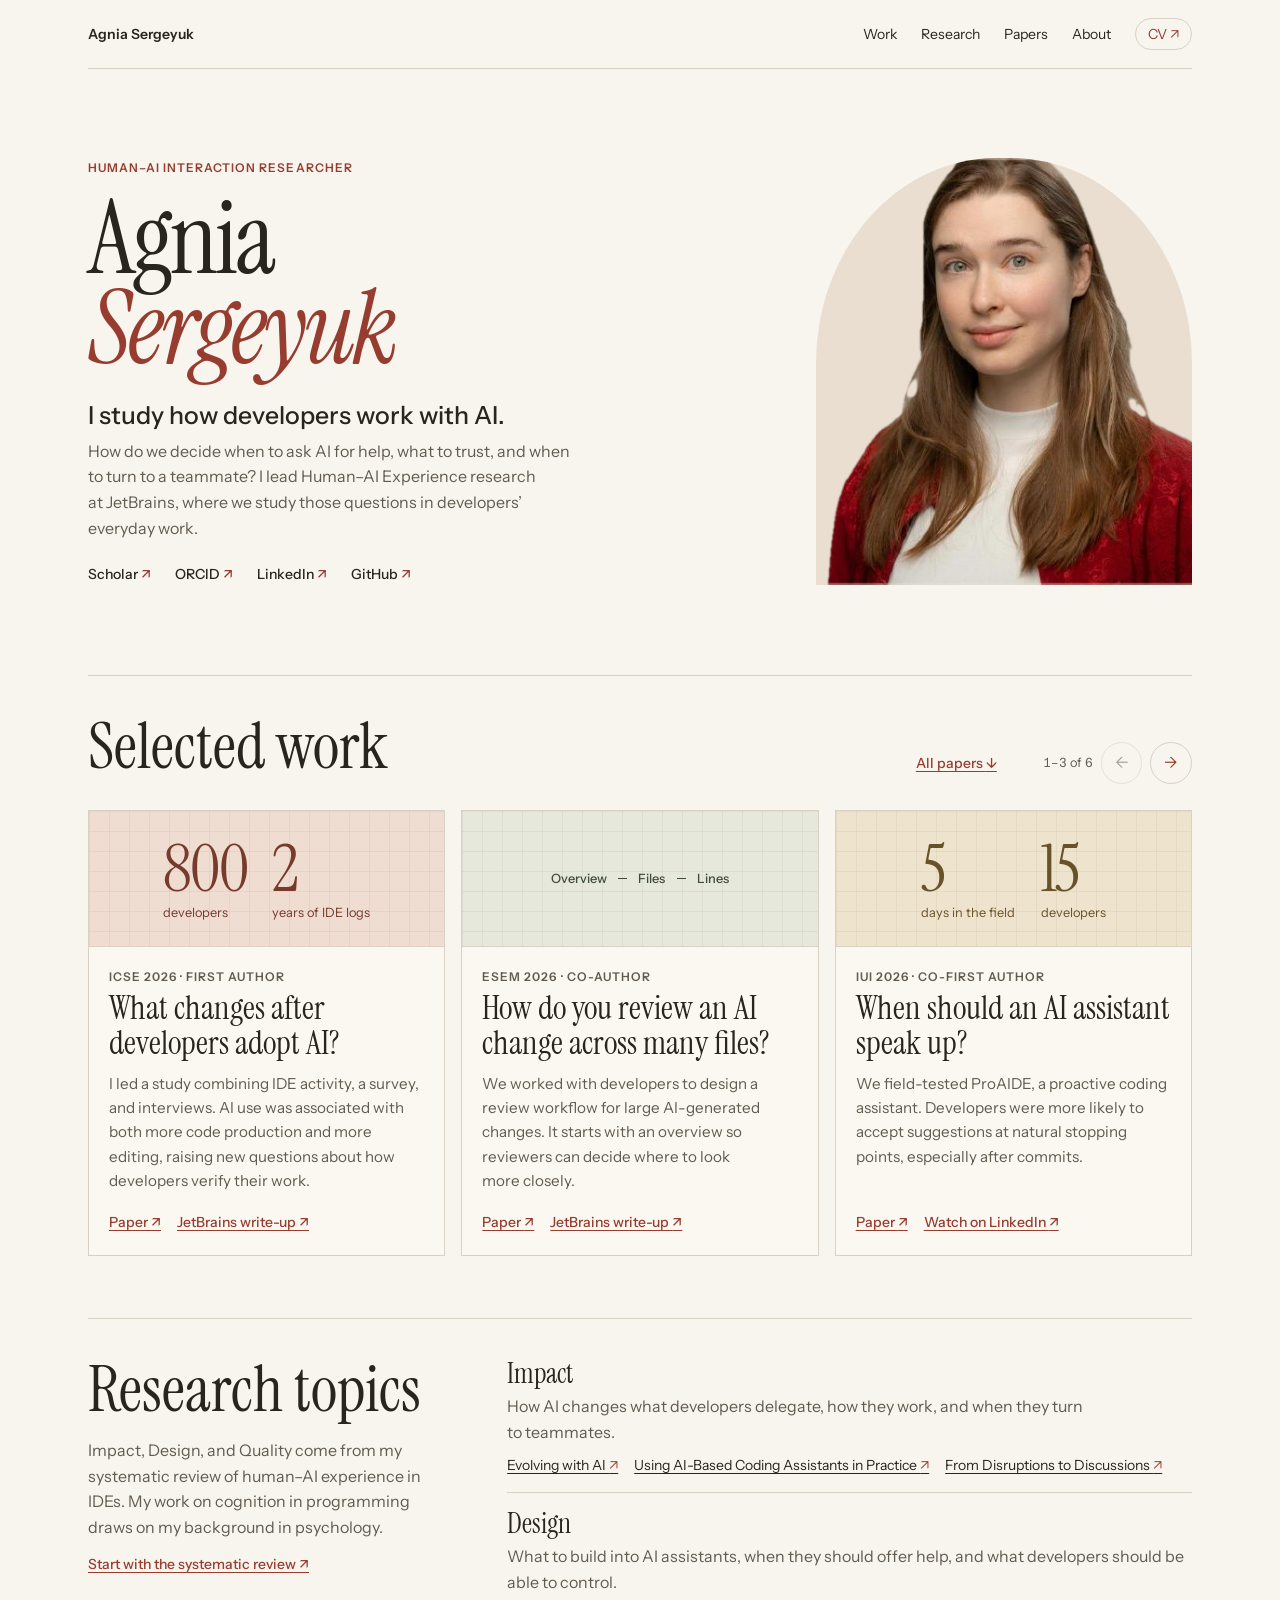
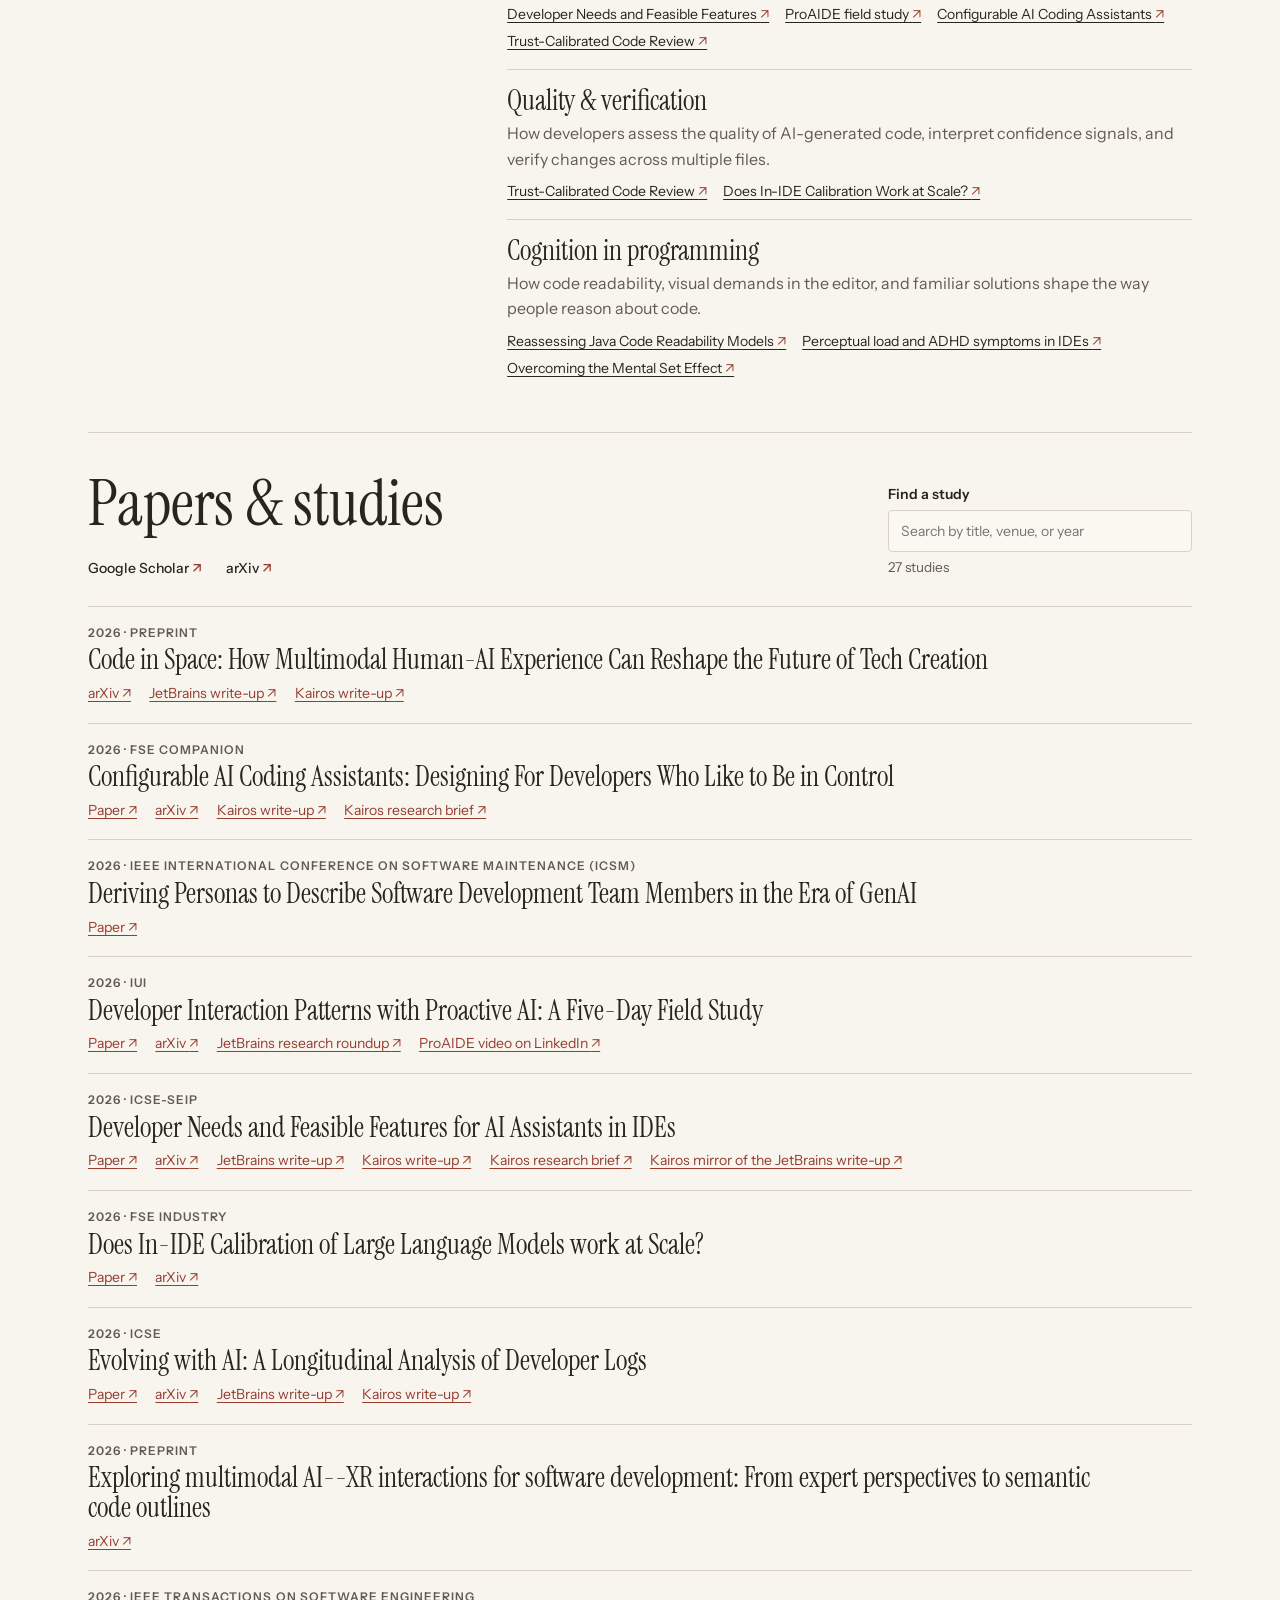
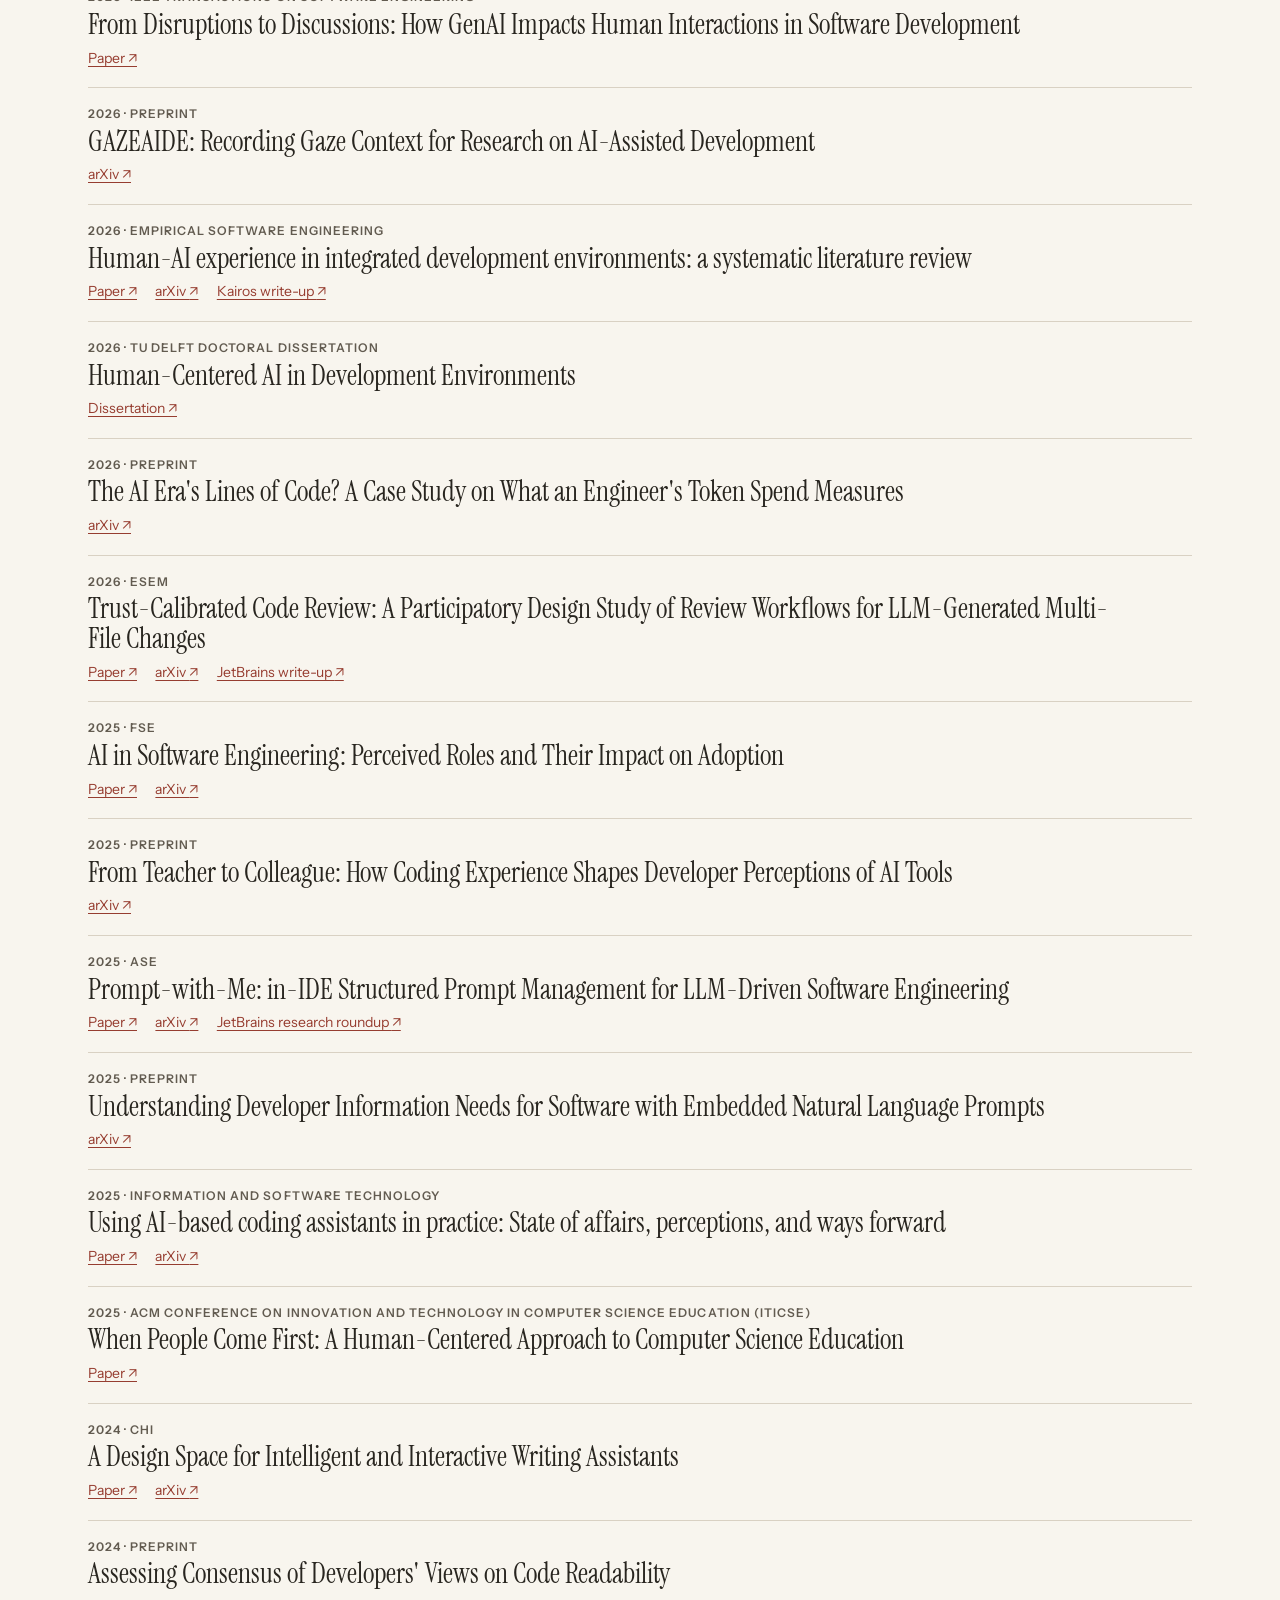
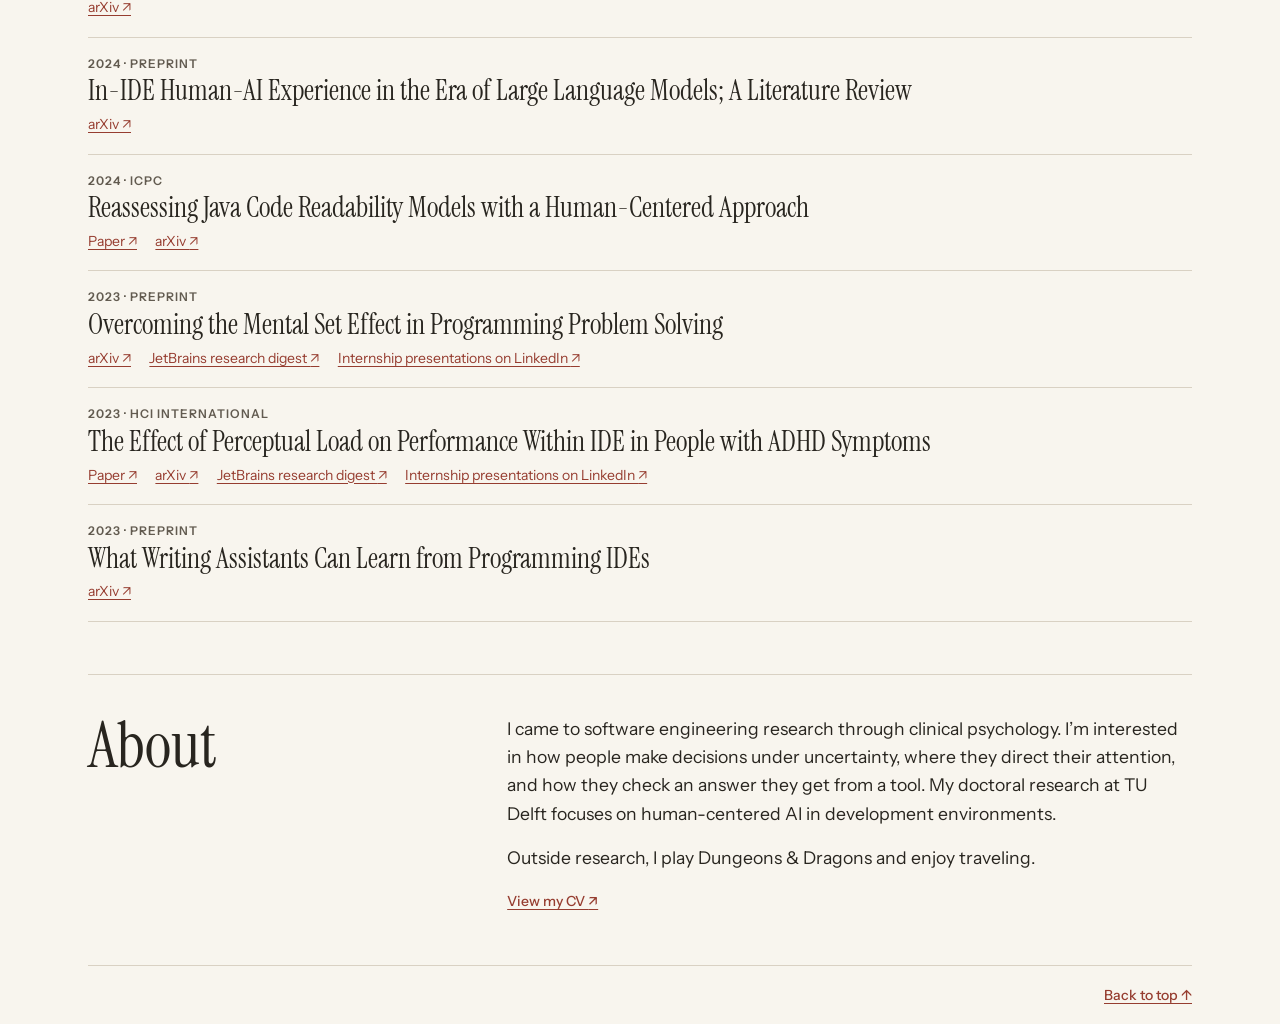
<file: index.html>
<!doctype html>
<html lang="en">
  <head>
    <meta charset="utf-8">
    <meta name="viewport" content="width=device-width, initial-scale=1">
    <meta name="description" content="Agnia Sergeyuk studies how developers write, review, and collaborate on code with AI.">
    <title>Agnia Sergeyuk · Human–AI Interaction Research</title>
    <meta property="og:type" content="website">
    <meta property="og:url" content="https://hugnia.github.io/">
    <meta property="og:title" content="Agnia Sergeyuk · Human–AI Interaction Research">
    <meta property="og:description" content="I study how developers write, review, and collaborate on code with AI.">
    <meta property="og:image" content="https://hugnia.github.io/assets/share-card.png">
    <meta property="og:image:type" content="image/png">
    <meta property="og:image:width" content="1200">
    <meta property="og:image:height" content="630">
    <meta property="og:image:alt" content="Agnia Sergeyuk, human–AI interaction research, beside an abstract drawing with a clay-colored ring and looping lines.">
    <meta name="twitter:card" content="summary_large_image">
    <link rel="preconnect" href="https://fonts.googleapis.com">
    <link rel="preconnect" href="https://fonts.gstatic.com" crossorigin>
    <link href="https://fonts.googleapis.com/css2?family=Instrument+Sans:wght@400;500;600&amp;family=Instrument+Serif:ital@0;1&amp;display=swap" rel="stylesheet">
    <link rel="stylesheet" href="styles.css">
    <script src="publications.js" defer></script>
  </head>
  <body id="top">
    <a class="skip-link" href="#main">Skip to content</a>

    <header class="site-header shell">
      <a class="wordmark" href="index.html">Agnia Sergeyuk</a>
      <nav aria-label="Main navigation">
        <a href="#work">Work</a>
        <a href="#research">Research</a>
        <a href="#papers">Papers</a>
        <a href="#about">About</a>
        <a class="nav-cv" href="cv.html">CV <span aria-hidden="true">↗</span></a>
      </nav>
    </header>

    <main id="main" class="shell" tabindex="-1">
      <section class="hero" aria-labelledby="name">
        <div class="hero-copy">
          <p class="label role">Human–AI interaction researcher</p>
          <h1 id="name">Agnia <em>Sergeyuk</em></h1>
          <p class="intro">I study how developers work with AI.</p>
          <p class="hero-description">How do we decide when to ask AI for help, what to trust, and when to turn to a teammate? I lead Human–AI Experience research at JetBrains, where we study those questions in developers’ everyday work.</p>
          <ul class="profile-links" aria-label="Online profiles">
            <li><a href="https://scholar.google.com/citations?user=EHnCIIwAAAAJ&amp;hl=en">Scholar <span aria-hidden="true">↗</span></a></li>
            <li><a href="https://orcid.org/0009-0001-1495-9824" rel="me">ORCID <span aria-hidden="true">↗</span></a></li>
            <li><a href="https://www.linkedin.com/in/agnia-sergeyuk/">LinkedIn <span aria-hidden="true">↗</span></a></li>
            <li><a href="https://github.com/hugnia">GitHub <span aria-hidden="true">↗</span></a></li>
          </ul>
        </div>
        <div class="portrait">
          <img src="assets/agnia-sergeyuk-cutout.png" alt="Portrait of Agnia Sergeyuk" width="460" height="460">
        </div>
      </section>

      <section id="work" class="section" aria-labelledby="work-title">
        <div class="section-heading">
          <h2 id="work-title">Selected work</h2>
          <div class="work-navigation">
            <a class="text-link" href="#papers">All papers <span aria-hidden="true">↓</span></a>
            <div class="work-controls" hidden>
              <span class="work-position" role="status"></span>
              <button type="button" aria-label="Previous featured studies" aria-controls="featured-work" data-direction="-1"><span aria-hidden="true">←</span></button>
              <button type="button" aria-label="Next featured studies" aria-controls="featured-work" data-direction="1"><span aria-hidden="true">→</span></button>
            </div>
          </div>
        </div>

        <div id="featured-work" class="project-grid" role="group" aria-label="Featured studies" tabindex="0">
          <article class="project project-logs">
            <div class="project-cover">
              <div class="project-metric"><strong>800</strong><span>developers</span></div>
              <div class="project-metric"><strong>2</strong><span>years of IDE logs</span></div>
            </div>
            <div class="project-body">
              <p class="label">ICSE 2026 · First author</p>
              <h3>What changes after developers adopt AI?</h3>
              <p>I led a study combining IDE activity, a survey, and interviews. AI use was associated with both more code production and more editing, raising new questions about how developers verify their work.</p>
              <div class="project-links">
                <a class="text-link" href="https://doi.org/10.1145/3744916.3787811">Paper <span aria-hidden="true">↗</span></a>
                <a class="text-link" href="https://blog.jetbrains.com/research/2026/04/ai-impact-developer-workflows/">JetBrains write-up <span aria-hidden="true">↗</span></a>
              </div>
            </div>
          </article>

          <article class="project project-review">
            <div class="project-cover">
              <ol class="review-steps" aria-label="Proposed review sequence">
                <li>Overview</li>
                <li>Files</li>
                <li>Lines</li>
              </ol>
            </div>
            <div class="project-body">
              <p class="label">ESEM 2026 · Co-author</p>
              <h3>How do you review an AI change across many files?</h3>
              <p>We worked with developers to design a review workflow for large AI-generated changes. It starts with an overview so reviewers can decide where to look more closely.</p>
              <div class="project-links">
                <a class="text-link" href="https://doi.org/10.4230/LIPIcs.ESEM.2026.89">Paper <span aria-hidden="true">↗</span></a>
                <a class="text-link" href="https://blog.jetbrains.com/research/2026/10/review-ai-generated/">JetBrains write-up <span aria-hidden="true">↗</span></a>
              </div>
            </div>
          </article>

          <article class="project project-proactive">
            <div class="project-cover">
              <div class="project-metric"><strong>5</strong><span>days in the field</span></div>
              <div class="project-metric"><strong>15</strong><span>developers</span></div>
            </div>
            <div class="project-body">
              <p class="label">IUI 2026 · Co-first author</p>
              <h3>When should an AI assistant speak up?</h3>
              <p>We field-tested ProAIDE, a proactive coding assistant. Developers were more likely to accept suggestions at natural stopping points, especially after commits.</p>
              <div class="project-links">
                <a class="text-link" href="https://doi.org/10.1145/3742413.3789148">Paper <span aria-hidden="true">↗</span></a>
                <a class="text-link" href="https://lnkd.in/p/d2y2_BHq">Watch on LinkedIn <span aria-hidden="true">↗</span></a>
              </div>
            </div>
          </article>

          <article class="project project-needs">
            <div class="project-cover">
              <div class="project-metric"><strong>35</strong><span>developer interviews</span></div>
            </div>
            <div class="project-body">
              <p class="label">ICSE-SEIP 2026 · First author</p>
              <h3>What do developers want AI assistants to do?</h3>
              <p>We interviewed adopters, former users, and non-users, then ran a practitioner prediction market. Developers ranked proactive assistance higher than practitioners expected.</p>
              <div class="project-links">
                <a class="text-link" href="https://doi.org/10.1145/3786583.3786883">Paper <span aria-hidden="true">↗</span></a>
                <a class="text-link" href="https://kairos.jetbrains.com/research/articles/what-developers-want-and-what-gets-built">Kairos write-up <span aria-hidden="true">↗</span></a>
              </div>
            </div>
          </article>

          <article class="project project-survey">
            <div class="project-cover">
              <div class="project-metric"><strong>481</strong><span>programmers surveyed</span></div>
            </div>
            <div class="project-body">
              <p class="label">Information and Software Technology · Co-first author</p>
              <h3>Which coding tasks do developers hand over to AI?</h3>
              <p>Our survey showed where developers welcomed help, including writing tests and documentation, and where limited project context or trust made them hesitate.</p>
              <div class="project-links">
                <a class="text-link" href="https://doi.org/10.1016/j.infsof.2024.107610">Paper <span aria-hidden="true">↗</span></a>
              </div>
            </div>
          </article>

          <article class="project project-confidence">
            <div class="project-cover">
              <div class="project-metric"><strong>24M+</strong><span>IDE interactions analyzed</span></div>
            </div>
            <div class="project-body">
              <p class="label">FSE 2026 Industry Track · Co-author</p>
              <h3>When can developers trust AI confidence signals?</h3>
              <p>General confidence scores did not reliably predict acceptance. Personalization helped when enough user data was available, and developers preferred color-coded indicators in the editor.</p>
              <div class="project-links">
                <a class="text-link" href="https://doi.org/10.1145/3803437.3805234">Paper <span aria-hidden="true">↗</span></a>
              </div>
            </div>
          </article>
        </div>
      </section>

      <section id="research" class="section split-section" aria-labelledby="research-title">
        <div>
          <h2 id="research-title">Research topics</h2>
          <p class="research-intro">Impact, Design, and Quality come from my systematic review of human–AI experience in IDEs. My work on cognition in programming draws on my background in psychology.</p>
          <a class="text-link section-link" href="https://doi.org/10.1007/s10664-025-10793-0">Start with the systematic review <span aria-hidden="true">↗</span></a>
        </div>
        <ul class="topics">
          <li>
            <h3>Impact</h3>
            <p>How AI changes what developers delegate, how they work, and when they turn to teammates.</p>
            <ul class="topic-papers">
              <li><a href="https://doi.org/10.1145/3744916.3787811">Evolving with AI <span aria-hidden="true">↗</span></a></li>
              <li><a href="https://doi.org/10.1016/j.infsof.2024.107610">Using AI-Based Coding Assistants in Practice <span aria-hidden="true">↗</span></a></li>
              <li><a href="https://doi.org/10.1109/TSE.2026.3655626">From Disruptions to Discussions <span aria-hidden="true">↗</span></a></li>
            </ul>
          </li>
          <li>
            <h3>Design</h3>
            <p>What to build into AI assistants, when they should offer help, and what developers should be able to control.</p>
            <ul class="topic-papers">
              <li><a href="https://doi.org/10.1145/3786583.3786883">Developer Needs and Feasible Features <span aria-hidden="true">↗</span></a></li>
              <li><a href="https://doi.org/10.1145/3742413.3789148">ProAIDE field study <span aria-hidden="true">↗</span></a></li>
              <li><a href="https://doi.org/10.1145/3803437.3806709">Configurable AI Coding Assistants <span aria-hidden="true">↗</span></a></li>
              <li><a href="https://doi.org/10.4230/LIPIcs.ESEM.2026.89">Trust-Calibrated Code Review <span aria-hidden="true">↗</span></a></li>
            </ul>
          </li>
          <li>
            <h3>Quality &amp; verification</h3>
            <p>How developers assess the quality of AI-generated code, interpret confidence signals, and verify changes across multiple files.</p>
            <ul class="topic-papers">
              <li><a href="https://doi.org/10.4230/LIPIcs.ESEM.2026.89">Trust-Calibrated Code Review <span aria-hidden="true">↗</span></a></li>
              <li><a href="https://doi.org/10.1145/3803437.3805234">Does In-IDE Calibration Work at Scale? <span aria-hidden="true">↗</span></a></li>
            </ul>
          </li>
          <li>
            <h3>Cognition in programming</h3>
            <p>How code readability, visual demands in the editor, and familiar solutions shape the way people reason about code.</p>
            <ul class="topic-papers">
              <li><a href="https://doi.org/10.1145/3643916.3644435">Reassessing Java Code Readability Models <span aria-hidden="true">↗</span></a></li>
              <li><a href="https://doi.org/10.1007/978-3-031-35017-7_9">Perceptual load and ADHD symptoms in IDEs <span aria-hidden="true">↗</span></a></li>
              <li><a href="https://arxiv.org/abs/2307.06673">Overcoming the Mental Set Effect <span aria-hidden="true">↗</span></a></li>
            </ul>
          </li>
        </ul>
      </section>

      <section id="papers" class="section" aria-labelledby="papers-title">
        <div class="section-heading paper-heading">
          <div>
            <h2 id="papers-title">Papers &amp; studies</h2>
            <ul class="profile-links" aria-label="Publication sources">
              <li><a href="https://scholar.google.com/citations?user=EHnCIIwAAAAJ&amp;hl=en">Google Scholar <span aria-hidden="true">↗</span></a></li>
              <li><a href="https://arxiv.org/search/cs?searchtype=author&amp;query=Sergeyuk%2C+A">arXiv <span aria-hidden="true">↗</span></a></li>
            </ul>
          </div>
          <div class="study-search" hidden>
            <label for="study-query">Find a study</label>
            <input id="study-query" type="search" placeholder="Search by title, venue, or year" aria-controls="publication-list">
            <p id="study-count" role="status"></p>
          </div>
        </div>

        <ul id="publication-list" class="study-list">
          <!-- publications:start -->
          <li class="study">
            <p class="label">2026 · Preprint</p>
            <h3>Code in Space: How Multimodal Human-AI Experience Can Reshape the Future of Tech Creation</h3>
            <div class="study-links"><a href="https://arxiv.org/abs/2609.13167">arXiv <span aria-hidden="true">↗</span></a><a href="https://blog.jetbrains.com/research/2026/07/ai-and-xr-future/">JetBrains write-up <span aria-hidden="true">↗</span></a><a href="https://kairos.jetbrains.com/research/articles/code-in-space-ai-and-xr">Kairos write-up <span aria-hidden="true">↗</span></a></div>
          </li>
          <li class="study">
            <p class="label">2026 · FSE Companion</p>
            <h3>Configurable AI Coding Assistants: Designing For Developers Who Like to Be in Control</h3>
            <div class="study-links"><a href="https://doi.org/10.1145/3803437.3806709">Paper <span aria-hidden="true">↗</span></a><a href="https://arxiv.org/abs/2607.09215">arXiv <span aria-hidden="true">↗</span></a><a href="https://kairos.jetbrains.com/research/articles/the-control-board-developers-would-build">Kairos write-up <span aria-hidden="true">↗</span></a><a href="https://kairos.jetbrains.com/research/articles/configurable-ai-coding-assistants">Kairos research brief <span aria-hidden="true">↗</span></a></div>
          </li>
          <li class="study">
            <p class="label">2026 · IEEE International Conference on Software Maintenance (ICSM)</p>
            <h3>Deriving Personas to Describe Software Development Team Members in the Era of GenAI</h3>
            <div class="study-links"><a href="https://doi.org/10.1109/icsme67971.2026.00042">Paper <span aria-hidden="true">↗</span></a></div>
          </li>
          <li class="study">
            <p class="label">2026 · IUI</p>
            <h3>Developer Interaction Patterns with Proactive AI: A Five-Day Field Study</h3>
            <div class="study-links"><a href="https://doi.org/10.1145/3742413.3789148">Paper <span aria-hidden="true">↗</span></a><a href="https://arxiv.org/abs/2601.10253">arXiv <span aria-hidden="true">↗</span></a><a href="https://blog.jetbrains.com/research/2026/03/ai4se-in-2025/">JetBrains research roundup <span aria-hidden="true">↗</span></a><a href="https://lnkd.in/p/d2y2_BHq">ProAIDE video on LinkedIn <span aria-hidden="true">↗</span></a></div>
          </li>
          <li class="study">
            <p class="label">2026 · ICSE-SEIP</p>
            <h3>Developer Needs and Feasible Features for AI Assistants in IDEs</h3>
            <div class="study-links"><a href="https://doi.org/10.1145/3786583.3786883">Paper <span aria-hidden="true">↗</span></a><a href="https://arxiv.org/abs/2410.08676">arXiv <span aria-hidden="true">↗</span></a><a href="https://blog.jetbrains.com/research/2025/06/software-developers-on-ai/">JetBrains write-up <span aria-hidden="true">↗</span></a><a href="https://kairos.jetbrains.com/research/articles/what-developers-want-and-what-gets-built">Kairos write-up <span aria-hidden="true">↗</span></a><a href="https://kairos.jetbrains.com/research/articles/developer-needs-and-feasible-features">Kairos research brief <span aria-hidden="true">↗</span></a><a href="https://kairos.jetbrains.com/research/articles/software-developers-on-ai">Kairos mirror of the JetBrains write-up <span aria-hidden="true">↗</span></a></div>
          </li>
          <li class="study">
            <p class="label">2026 · FSE Industry</p>
            <h3>Does In-IDE Calibration of Large Language Models work at Scale?</h3>
            <div class="study-links"><a href="https://doi.org/10.1145/3803437.3805234">Paper <span aria-hidden="true">↗</span></a><a href="https://arxiv.org/abs/2510.22614">arXiv <span aria-hidden="true">↗</span></a></div>
          </li>
          <li class="study">
            <p class="label">2026 · ICSE</p>
            <h3>Evolving with AI: A Longitudinal Analysis of Developer Logs</h3>
            <div class="study-links"><a href="https://doi.org/10.1145/3744916.3787811">Paper <span aria-hidden="true">↗</span></a><a href="https://arxiv.org/abs/2601.10258">arXiv <span aria-hidden="true">↗</span></a><a href="https://blog.jetbrains.com/research/2026/04/ai-impact-developer-workflows/">JetBrains write-up <span aria-hidden="true">↗</span></a><a href="https://kairos.jetbrains.com/research/articles/understanding-ai-impact-on-developer-workflows">Kairos write-up <span aria-hidden="true">↗</span></a></div>
          </li>
          <li class="study">
            <p class="label">2026 · Preprint</p>
            <h3>Exploring multimodal AI--XR interactions for software development: From expert perspectives to semantic code outlines</h3>
            <div class="study-links"><a href="https://arxiv.org/abs/2611.24334">arXiv <span aria-hidden="true">↗</span></a></div>
          </li>
          <li class="study">
            <p class="label">2026 · IEEE Transactions on Software Engineering</p>
            <h3>From Disruptions to Discussions: How GenAI Impacts Human Interactions in Software Development</h3>
            <div class="study-links"><a href="https://doi.org/10.1109/tse.2026.3655626">Paper <span aria-hidden="true">↗</span></a></div>
          </li>
          <li class="study">
            <p class="label">2026 · Preprint</p>
            <h3>GAZEAIDE: Recording Gaze Context for Research on AI-Assisted Development</h3>
            <div class="study-links"><a href="https://arxiv.org/abs/2611.27614">arXiv <span aria-hidden="true">↗</span></a></div>
          </li>
          <li class="study">
            <p class="label">2026 · Empirical Software Engineering</p>
            <h3>Human-AI experience in integrated development environments: a systematic literature review</h3>
            <div class="study-links"><a href="https://doi.org/10.1007/s10664-025-10793-0">Paper <span aria-hidden="true">↗</span></a><a href="https://arxiv.org/abs/2503.06195">arXiv <span aria-hidden="true">↗</span></a><a href="https://kairos.jetbrains.com/research/articles/what-90-studies-say-about-ai-in-the-ide">Kairos write-up <span aria-hidden="true">↗</span></a></div>
          </li>
          <li class="study">
            <p class="label">2026 · TU Delft doctoral dissertation</p>
            <h3>Human-Centered AI in Development Environments</h3>
            <div class="study-links"><a href="https://doi.org/10.4233/uuid:b60ec43d-77d2-4e5d-be51-58c7ff9499b7">Dissertation <span aria-hidden="true">↗</span></a></div>
          </li>
          <li class="study">
            <p class="label">2026 · Preprint</p>
            <h3>The AI Era&#x27;s Lines of Code? A Case Study on What an Engineer&#x27;s Token Spend Measures</h3>
            <div class="study-links"><a href="https://arxiv.org/abs/2611.13396">arXiv <span aria-hidden="true">↗</span></a></div>
          </li>
          <li class="study">
            <p class="label">2026 · ESEM</p>
            <h3>Trust-Calibrated Code Review: A Participatory Design Study of Review Workflows for LLM-Generated Multi-File Changes</h3>
            <div class="study-links"><a href="https://doi.org/10.4230/lipics.esem.2026.89">Paper <span aria-hidden="true">↗</span></a><a href="https://arxiv.org/abs/2606.01969">arXiv <span aria-hidden="true">↗</span></a><a href="https://blog.jetbrains.com/research/2026/10/review-ai-generated/">JetBrains write-up <span aria-hidden="true">↗</span></a></div>
          </li>
          <li class="study">
            <p class="label">2025 · FSE</p>
            <h3>AI in Software Engineering: Perceived Roles and Their Impact on Adoption</h3>
            <div class="study-links"><a href="https://doi.org/10.1145/3696630.3730563">Paper <span aria-hidden="true">↗</span></a><a href="https://arxiv.org/abs/2504.20329">arXiv <span aria-hidden="true">↗</span></a></div>
          </li>
          <li class="study">
            <p class="label">2025 · Preprint</p>
            <h3>From Teacher to Colleague: How Coding Experience Shapes Developer Perceptions of AI Tools</h3>
            <div class="study-links"><a href="https://arxiv.org/abs/2504.13903">arXiv <span aria-hidden="true">↗</span></a></div>
          </li>
          <li class="study">
            <p class="label">2025 · ASE</p>
            <h3>Prompt-with-Me: in-IDE Structured Prompt Management for LLM-Driven Software Engineering</h3>
            <div class="study-links"><a href="https://doi.org/10.1109/ase63991.2025.00276">Paper <span aria-hidden="true">↗</span></a><a href="https://arxiv.org/abs/2509.17096">arXiv <span aria-hidden="true">↗</span></a><a href="https://blog.jetbrains.com/research/2026/03/ai4se-in-2025/">JetBrains research roundup <span aria-hidden="true">↗</span></a></div>
          </li>
          <li class="study">
            <p class="label">2025 · Preprint</p>
            <h3>Understanding Developer Information Needs for Software with Embedded Natural Language Prompts</h3>
            <div class="study-links"><a href="https://arxiv.org/abs/2507.17264">arXiv <span aria-hidden="true">↗</span></a></div>
          </li>
          <li class="study">
            <p class="label">2025 · Information and Software Technology</p>
            <h3>Using AI-based coding assistants in practice: State of affairs, perceptions, and ways forward</h3>
            <div class="study-links"><a href="https://doi.org/10.1016/j.infsof.2024.107610">Paper <span aria-hidden="true">↗</span></a><a href="https://arxiv.org/abs/2406.07765">arXiv <span aria-hidden="true">↗</span></a></div>
          </li>
          <li class="study">
            <p class="label">2025 · ACM Conference on Innovation and Technology in Computer Science Education (ITiCSE)</p>
            <h3>When People Come First: A Human-Centered Approach to Computer Science Education</h3>
            <div class="study-links"><a href="https://doi.org/10.1145/3724389.3730766">Paper <span aria-hidden="true">↗</span></a></div>
          </li>
          <li class="study">
            <p class="label">2024 · CHI</p>
            <h3>A Design Space for Intelligent and Interactive Writing Assistants</h3>
            <div class="study-links"><a href="https://doi.org/10.1145/3613904.3642697">Paper <span aria-hidden="true">↗</span></a><a href="https://arxiv.org/abs/2403.14117">arXiv <span aria-hidden="true">↗</span></a></div>
          </li>
          <li class="study">
            <p class="label">2024 · Preprint</p>
            <h3>Assessing Consensus of Developers&#x27; Views on Code Readability</h3>
            <div class="study-links"><a href="https://arxiv.org/abs/2407.03790">arXiv <span aria-hidden="true">↗</span></a></div>
          </li>
          <li class="study">
            <p class="label">2024 · Preprint</p>
            <h3>In-IDE Human-AI Experience in the Era of Large Language Models; A Literature Review</h3>
            <div class="study-links"><a href="https://arxiv.org/abs/2401.10739">arXiv <span aria-hidden="true">↗</span></a></div>
          </li>
          <li class="study">
            <p class="label">2024 · ICPC</p>
            <h3>Reassessing Java Code Readability Models with a Human-Centered Approach</h3>
            <div class="study-links"><a href="https://doi.org/10.1145/3643916.3644435">Paper <span aria-hidden="true">↗</span></a><a href="https://arxiv.org/abs/2401.14936">arXiv <span aria-hidden="true">↗</span></a></div>
          </li>
          <li class="study">
            <p class="label">2023 · Preprint</p>
            <h3>Overcoming the Mental Set Effect in Programming Problem Solving</h3>
            <div class="study-links"><a href="https://arxiv.org/abs/2307.06673">arXiv <span aria-hidden="true">↗</span></a><a href="https://blog.jetbrains.com/research/2023/10/jetbrains-research-digest-2023-volume-2/">JetBrains research digest <span aria-hidden="true">↗</span></a><a href="https://lnkd.in/p/dv8XqH7w">Internship presentations on LinkedIn <span aria-hidden="true">↗</span></a></div>
          </li>
          <li class="study">
            <p class="label">2023 · HCI International</p>
            <h3>The Effect of Perceptual Load on Performance Within IDE in People with ADHD Symptoms</h3>
            <div class="study-links"><a href="https://doi.org/10.1007/978-3-031-35017-7_9">Paper <span aria-hidden="true">↗</span></a><a href="https://arxiv.org/abs/2302.06376">arXiv <span aria-hidden="true">↗</span></a><a href="https://blog.jetbrains.com/research/2023/10/jetbrains-research-digest-2023-volume-2/">JetBrains research digest <span aria-hidden="true">↗</span></a><a href="https://lnkd.in/p/dv8XqH7w">Internship presentations on LinkedIn <span aria-hidden="true">↗</span></a></div>
          </li>
          <li class="study">
            <p class="label">2023 · Preprint</p>
            <h3>What Writing Assistants Can Learn from Programming IDEs</h3>
            <div class="study-links"><a href="https://arxiv.org/abs/2303.16175">arXiv <span aria-hidden="true">↗</span></a></div>
          </li>
          <!-- publications:end -->
        </ul>
      </section>

      <section id="about" class="section split-section" aria-labelledby="about-title">
        <h2 id="about-title">About</h2>
        <div class="prose">
          <p>I came to software engineering research through clinical psychology. I’m interested in how people make decisions under uncertainty, where they direct their attention, and how they check an answer they get from a tool. My doctoral research at TU Delft focuses on human-centered AI in development environments.</p>
          <p>Outside research, I play Dungeons &amp; Dragons and enjoy traveling.</p>
          <a class="text-link" href="cv.html">View my CV <span aria-hidden="true">↗</span></a>
        </div>
      </section>
    </main>

    <footer class="site-footer shell">
      <a class="text-link" href="#top">Back to top <span aria-hidden="true">↑</span></a>
    </footer>
  </body>
</html>
</file>
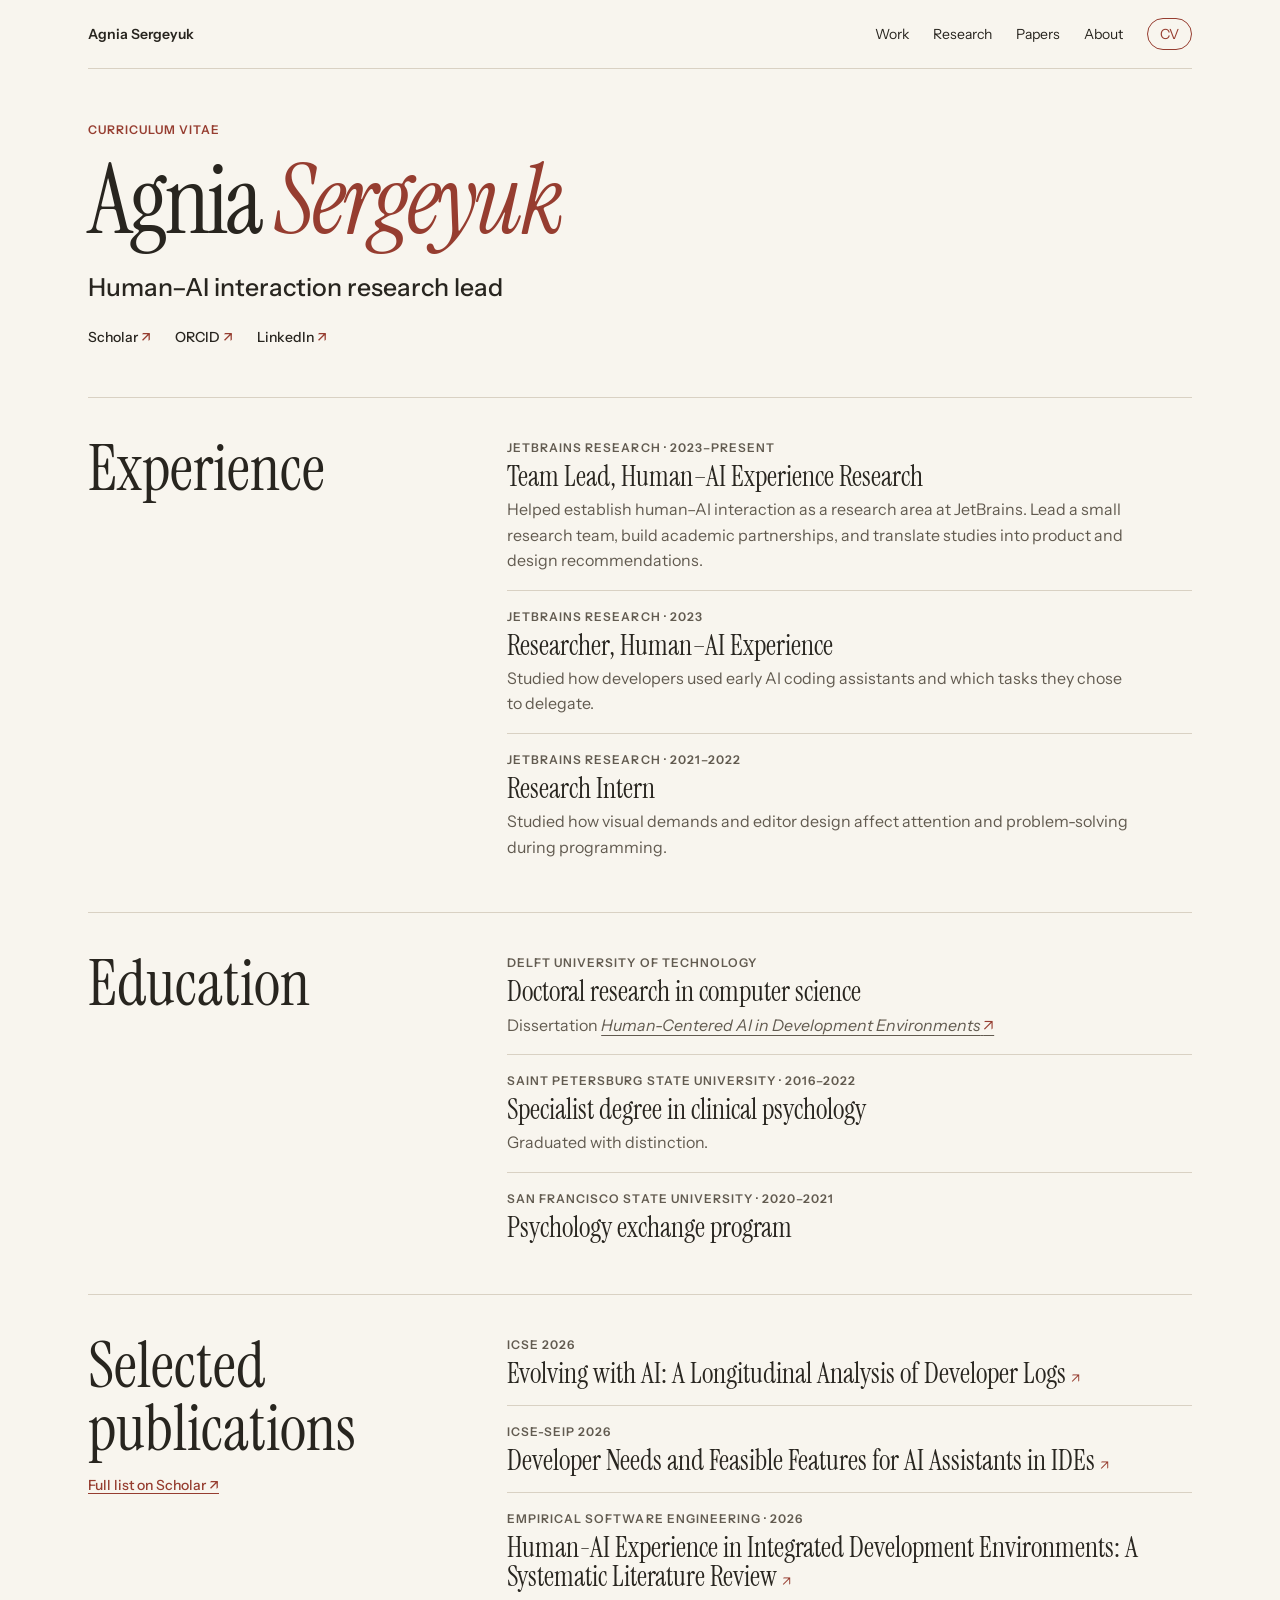
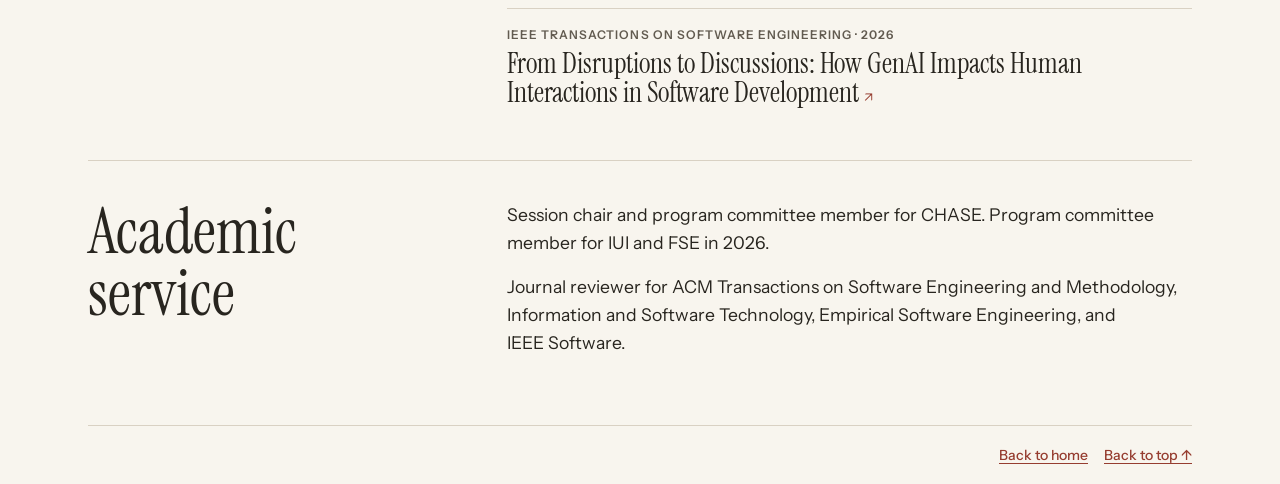
<file: cv.html>
<!doctype html>
<html lang="en">
  <head>
    <meta charset="utf-8">
    <meta name="viewport" content="width=device-width, initial-scale=1">
    <meta name="description" content="Research experience, education, and selected publications of Agnia Sergeyuk.">
    <title>CV · Agnia Sergeyuk</title>
    <link rel="preconnect" href="https://fonts.googleapis.com">
    <link rel="preconnect" href="https://fonts.gstatic.com" crossorigin>
    <link href="https://fonts.googleapis.com/css2?family=Instrument+Sans:wght@400;500;600&amp;family=Instrument+Serif:ital@0;1&amp;display=swap" rel="stylesheet">
    <link rel="stylesheet" href="styles.css">
  </head>
  <body id="top">
    <a class="skip-link" href="#main">Skip to content</a>

    <header class="site-header shell">
      <a class="wordmark" href="index.html">Agnia Sergeyuk</a>
      <nav aria-label="Main navigation">
        <a href="index.html#work">Work</a>
        <a href="index.html#research">Research</a>
        <a href="index.html#papers">Papers</a>
        <a href="index.html#about">About</a>
        <a class="nav-cv" href="cv.html" aria-current="page">CV</a>
      </nav>
    </header>

    <main id="main" class="shell" tabindex="-1">
      <header class="cv-intro">
        <p class="label role">Curriculum vitae</p>
        <h1>Agnia <em>Sergeyuk</em></h1>
        <p class="intro">Human–AI interaction research lead</p>
        <ul class="profile-links" aria-label="Online profiles">
          <li><a href="https://scholar.google.com/citations?user=EHnCIIwAAAAJ&amp;hl=en">Scholar <span aria-hidden="true">↗</span></a></li>
          <li><a href="https://orcid.org/0009-0001-1495-9824" rel="me">ORCID <span aria-hidden="true">↗</span></a></li>
          <li><a href="https://www.linkedin.com/in/agnia-sergeyuk/">LinkedIn <span aria-hidden="true">↗</span></a></li>
        </ul>
      </header>

      <section class="section split-section" aria-labelledby="experience-title">
        <h2 id="experience-title">Experience</h2>
        <ul class="cv-list">
          <li>
            <p class="label">JetBrains Research · 2023–present</p>
            <h3>Team Lead, Human–AI Experience Research</h3>
            <p>Helped establish human–AI interaction as a research area at JetBrains. Lead a small research team, build academic partnerships, and translate studies into product and design recommendations.</p>
          </li>
          <li>
            <p class="label">JetBrains Research · 2023</p>
            <h3>Researcher, Human–AI Experience</h3>
            <p>Studied how developers used early AI coding assistants and which tasks they chose to delegate.</p>
          </li>
          <li>
            <p class="label">JetBrains Research · 2021–2022</p>
            <h3>Research Intern</h3>
            <p>Studied how visual demands and editor design affect attention and problem-solving during programming.</p>
          </li>
        </ul>
      </section>

      <section class="section split-section" aria-labelledby="education-title">
        <h2 id="education-title">Education</h2>
        <ul class="cv-list">
          <li>
            <p class="label">Delft University of Technology</p>
            <h3>Doctoral research in computer science</h3>
            <p>Dissertation <a href="https://doi.org/10.4233/uuid:b60ec43d-77d2-4e5d-be51-58c7ff9499b7"><em>Human-Centered AI in Development Environments</em> <span aria-hidden="true">↗</span></a></p>
          </li>
          <li>
            <p class="label">Saint Petersburg State University · 2016–2022</p>
            <h3>Specialist degree in clinical psychology</h3>
            <p>Graduated with distinction.</p>
          </li>
          <li>
            <p class="label">San Francisco State University · 2020–2021</p>
            <h3>Psychology exchange program</h3>
          </li>
        </ul>
      </section>

      <section class="section split-section" aria-labelledby="publications-title">
        <div>
          <h2 id="publications-title">Selected publications</h2>
          <a class="text-link section-link" href="https://scholar.google.com/citations?user=EHnCIIwAAAAJ&amp;hl=en">Full list on Scholar <span aria-hidden="true">↗</span></a>
        </div>
        <ul class="cv-list">
          <li>
            <p class="label">ICSE 2026</p>
            <h3><a href="https://doi.org/10.1145/3744916.3787811">Evolving with AI: A Longitudinal Analysis of Developer Logs <span aria-hidden="true">↗</span></a></h3>
          </li>
          <li>
            <p class="label">ICSE-SEIP 2026</p>
            <h3><a href="https://doi.org/10.1145/3786583.3786883">Developer Needs and Feasible Features for AI Assistants in IDEs <span aria-hidden="true">↗</span></a></h3>
          </li>
          <li>
            <p class="label">Empirical Software Engineering · 2026</p>
            <h3><a href="https://doi.org/10.1007/s10664-025-10793-0">Human-AI Experience in Integrated Development Environments: A Systematic Literature Review <span aria-hidden="true">↗</span></a></h3>
          </li>
          <li>
            <p class="label">IEEE Transactions on Software Engineering · 2026</p>
            <h3><a href="https://doi.org/10.1109/TSE.2026.3655626">From Disruptions to Discussions: How GenAI Impacts Human Interactions in Software Development <span aria-hidden="true">↗</span></a></h3>
          </li>
        </ul>
      </section>

      <section class="section split-section" aria-labelledby="service-title">
        <h2 id="service-title">Academic service</h2>
        <div class="prose">
          <p>Session chair and program committee member for CHASE. Program committee member for IUI and FSE in 2026.</p>
          <p>Journal reviewer for ACM Transactions on Software Engineering and Methodology, Information and Software Technology, Empirical Software Engineering, and IEEE Software.</p>
        </div>
      </section>
    </main>

    <footer class="site-footer shell">
      <a class="text-link" href="index.html">Back to home</a>
      <a class="text-link" href="#top">Back to top <span aria-hidden="true">↑</span></a>
    </footer>
  </body>
</html>
</file>
<file: styles.css>
:root {
  color-scheme: light;
  --paper: #f8f5ee;
  --ink: #28251f;
  --muted: #625b50;
  --accent: #963d30;
  --rule: #d9d1c3;
  --serif: "Instrument Serif", Georgia, serif;
  --sans: "Instrument Sans", system-ui, sans-serif;
}

* {
  box-sizing: border-box;
}

body {
  margin: 0;
  background: var(--paper);
  color: var(--ink);
  font: 1rem/1.6 var(--sans);
}

::selection {
  background: #edc9bd;
  color: var(--ink);
}

a {
  color: inherit;
  text-underline-offset: 0.22em;
}

a:hover {
  color: var(--accent);
}

a:focus-visible {
  outline: 2px solid var(--accent);
  outline-offset: 4px;
}

.skip-link {
  position: fixed;
  top: 1rem;
  left: 1rem;
  z-index: 1;
  padding: 0.5rem 1rem;
  background: var(--paper);
  transform: translateY(-200%);
}

.skip-link:focus {
  transform: none;
}

.shell {
  width: min(100% - 5rem, 69rem);
  margin-inline: auto;
}

.site-header,
.site-footer {
  display: flex;
  align-items: center;
  justify-content: space-between;
  gap: 1rem;
  padding-block: 1.1rem;
  font-size: 0.875rem;
}

.site-header {
  border-bottom: 1px solid var(--rule);
}

.site-header nav,
.profile-links {
  display: flex;
  flex-wrap: wrap;
  align-items: center;
  gap: 0.45rem 1.5rem;
}

.site-header nav {
  justify-content: flex-end;
}

.site-header a,
.profile-links a {
  text-decoration: none;
}

.site-header a:hover,
.profile-links a:hover {
  text-decoration: underline;
}

.wordmark {
  font-weight: 600;
}

.nav-cv {
  padding: 0.25rem 0.75rem;
  border: 1px solid var(--rule);
  border-radius: 2rem;
  color: var(--accent);
}

.nav-cv[aria-current] {
  border-color: var(--accent);
}

.hero {
  display: grid;
  grid-template-columns: minmax(0, 1fr) minmax(0, 35%);
  align-items: center;
  column-gap: clamp(2rem, 8vw, 7.5rem);
  padding-block: clamp(3.25rem, 7vw, 6.5rem);
}

.label {
  margin: 0;
  color: var(--muted);
  font-size: 0.75rem;
  font-weight: 600;
  letter-spacing: 0.085em;
  text-transform: uppercase;
}

.role {
  color: var(--accent);
  margin-bottom: 1rem;
}

h1,
h2,
h3 {
  margin: 0;
  font-family: var(--serif);
  font-weight: 400;
  line-height: 1.05;
  text-wrap: pretty;
}

h1 {
  font-size: clamp(3.25rem, 8vw, 7.65rem);
  line-height: 0.88;
  letter-spacing: -0.03em;
}

h1 em {
  display: block;
  color: var(--accent);
}

.intro {
  margin: 1.5rem 0 0.4rem;
  font-size: clamp(1.2rem, 2.2vw, 1.55rem);
  font-weight: 500;
  line-height: 1.4;
  text-wrap: pretty;
}

.hero-description {
  max-width: 46ch;
  margin-block: 0;
  color: var(--muted);
  text-wrap: pretty;
}

.profile-links {
  margin: 1.35rem 0 0;
  padding: 0;
  list-style: none;
  font-size: 0.875rem;
  font-weight: 500;
}

.profile-links span,
.topic-papers a span,
.cv-list a span {
  color: var(--accent);
}

.portrait {
  width: min(100%, 23.5rem);
  justify-self: end;
  background: #eaded0;
  border-radius: 48% 48% 0 0;
}

.portrait img {
  display: block;
  width: 100%;
  height: auto;
  aspect-ratio: 0.88;
  object-fit: cover;
  object-position: 52% center;
  border-radius: 48% 48% 0 0;
  transform: scaleX(-1);
}

.section {
  padding-block: 2.5rem 3.25rem;
  border-top: 1px solid var(--rule);
  scroll-margin-top: 1rem;
}

h2 {
  font-size: clamp(2.65rem, 5vw, 4rem);
  line-height: 0.98;
}

.section-heading {
  display: flex;
  align-items: baseline;
  justify-content: space-between;
  flex-wrap: wrap;
  gap: 0.65rem 1rem;
  margin-bottom: 1.65rem;
}

.text-link {
  font-size: 0.875rem;
  color: var(--accent);
  font-weight: 500;
}

.section-link {
  display: inline-block;
  margin-top: 0.8rem;
}

.project-grid {
  display: grid;
  grid-auto-flow: column;
  grid-auto-columns: calc((100% - 2rem) / 3);
  gap: 1rem;
  padding-bottom: 0.65rem;
  overflow-x: auto;
  scroll-snap-type: x mandatory;
  scrollbar-width: thin;
  scrollbar-color: var(--rule) transparent;
}

.project-grid:focus-visible,
.work-controls button:focus-visible {
  outline: 2px solid var(--accent);
  outline-offset: 3px;
}

@media (prefers-reduced-motion: no-preference) {
  .project-grid {
    scroll-behavior: smooth;
  }
}

.work-navigation,
.work-controls:not([hidden]) {
  display: flex;
  flex-wrap: wrap;
  align-items: center;
  gap: 0.5rem;
}

.work-navigation {
  gap: 0.6rem 1.25rem;
}

.work-position {
  min-width: 4.75rem;
  color: var(--muted);
  font-size: 0.8rem;
  text-align: right;
  font-variant-numeric: tabular-nums;
}

.work-controls button {
  display: grid;
  width: 2.6rem;
  height: 2.6rem;
  place-items: center;
  padding: 0;
  border: 1px solid var(--rule);
  border-radius: 50%;
  background: transparent;
  color: var(--accent);
  font: inherit;
  cursor: pointer;
}

.work-controls button:hover:not([aria-disabled="true"]) {
  border-color: var(--accent);
}

.work-controls button[aria-disabled="true"] {
  color: var(--muted);
  opacity: 0.55;
  cursor: default;
}

.project {
  display: flex;
  flex-direction: column;
  border: 1px solid var(--rule);
  background: #fbf8f1;
  scroll-snap-align: start;
}

.project-cover {
  display: flex;
  align-items: center;
  justify-content: center;
  gap: clamp(0.8rem, 2vw, 2rem);
  min-height: 8.5rem;
  padding: 1rem;
  color: var(--cover-ink);
  background-color: var(--cover);
  background-image: linear-gradient(90deg, var(--cover-rule) 1px, transparent 1px),
    linear-gradient(var(--cover-rule) 1px, transparent 1px);
  background-size: 1.25rem 1.25rem;
  border-bottom: 1px solid var(--rule);
}

.project-logs {
  --cover: #efddd1;
  --cover-ink: #773a2d;
  --cover-rule: #963d3012;
}

.project-review {
  --cover: #e6e8db;
  --cover-ink: #3f4c39;
  --cover-rule: #3f4c3912;
}

.project-proactive {
  --cover: #eee4cd;
  --cover-ink: #685229;
  --cover-rule: #68522912;
}

.project-needs {
  --cover: #ede0e8;
  --cover-ink: #70435b;
  --cover-rule: #70435b12;
}

.project-survey {
  --cover: #dde7ed;
  --cover-ink: #395769;
  --cover-rule: #39576912;
}

.project-confidence {
  --cover: #ece4d7;
  --cover-ink: #694c3e;
  --cover-rule: #694c3e12;
}

.project-metric {
  min-width: 0;
}

.project-metric strong,
.project-metric span {
  display: block;
}

.project-metric strong {
  font: 400 clamp(2.8rem, 5.7vw, 4.15rem)/0.95 var(--serif);
  letter-spacing: -0.025em;
}

.project-metric span {
  margin-top: 0.35rem;
  font-size: 0.8rem;
  line-height: 1.25;
}

.review-steps {
  display: flex;
  align-items: center;
  gap: 0.7rem;
  margin: 0;
  padding: 0;
  list-style: none;
  font-size: 0.8rem;
  font-weight: 500;
}

.review-steps li {
  display: flex;
  align-items: center;
  gap: 0.7rem;
}

.review-steps li + li::before {
  content: "";
  width: 0.6rem;
  height: 1px;
  background: currentColor;
}

.project-body {
  display: flex;
  flex: 1;
  flex-direction: column;
  align-items: flex-start;
  padding: 1.2rem 1.25rem 1.35rem;
}

h3 {
  font-size: clamp(1.65rem, 2.6vw, 2.15rem);
}

.project h3 {
  margin-block: 0.35rem 0.65rem;
}

.project-body > p:not(.label) {
  margin: 0 0 1.1rem;
  color: var(--muted);
  font-size: 0.95rem;
  text-wrap: pretty;
}

.split-section {
  display: grid;
  grid-template-columns: minmax(0, 0.85fr) minmax(0, 1.7fr);
  align-items: start;
  gap: 1.5rem clamp(2rem, 6vw, 5.5rem);
}

.topics,
.topic-papers,
.cv-list {
  list-style: none;
  margin: 0;
  padding: 0;
}

.topics > li + li,
.cv-list li + li {
  border-top: 1px solid var(--rule);
  margin-top: 1rem;
  padding-top: 1rem;
}

.topics h3,
.cv-list h3 {
  font-size: clamp(1.55rem, 2.2vw, 1.95rem);
}

.cv-list h3 a {
  text-decoration: none;
}

.cv-list h3 a:hover {
  text-decoration: underline;
}

.cv-list h3 a span {
  font: 0.85rem var(--sans);
}

.research-intro,
.topics p,
.cv-list h3 + p {
  margin: 0.35rem 0 0;
  color: var(--muted);
  text-wrap: pretty;
}

.research-intro {
  margin-top: 1rem;
}

.topic-papers {
  display: flex;
  flex-wrap: wrap;
  gap: 0.3rem 1rem;
  margin-top: 0.5rem;
  font-size: 0.875rem;
}

.prose p {
  margin: 0 0 1rem;
  font-size: 1.1rem;
  text-wrap: pretty;
}

.site-footer {
  justify-content: flex-end;
  border-top: 1px solid var(--rule);
}

.cv-intro {
  padding-block: 3.2rem 3rem;
}

.cv-intro h1 {
  font-size: clamp(3.25rem, 7.5vw, 6.5rem);
  line-height: 0.95;
}

.cv-intro h1 em {
  display: inline;
}

.cv-list .label {
  margin-bottom: 0.3rem;
}

@media (max-width: 56rem) {
  .shell {
    width: calc(100% - 3rem);
  }

  .hero {
    column-gap: 2rem;
  }

  .project-grid {
    grid-auto-columns: calc((100% - 1rem) / 2);
  }
}

@media (max-width: 47rem) {
  .project-cover {
    justify-content: flex-start;
    padding-inline: 1.25rem;
  }

  .split-section {
    grid-template-columns: 1fr;
  }
}

@media (max-width: 34rem) {
  .shell {
    width: calc(100% - 2rem);
  }

  .site-header {
    gap: 0.65rem;
  }

  .site-header nav {
    column-gap: 0.55rem;
  }

  .nav-cv {
    padding-inline: 0.45rem;
  }

  .hero {
    grid-template-columns: 1fr;
    gap: 2rem;
    padding-block: 2.75rem;
  }

  .portrait {
    justify-self: start;
    width: min(68%, 15rem);
  }

  .section {
    padding-block: 2.25rem 2.5rem;
  }

  .project-grid {
    grid-auto-columns: calc(100% - 1.25rem);
  }
}

.project-links {
  display: flex;
  flex-wrap: wrap;
  gap: 0.35rem 1rem;
  margin-top: auto;
}

.study-search {
  width: min(100%, 19rem);
}

.study-search label {
  display: block;
  margin-bottom: 0.3rem;
  font-size: 0.875rem;
  font-weight: 600;
}

.study-search input {
  width: 100%;
  padding: 0.55rem 0.75rem;
  border: 1px solid var(--rule);
  border-radius: 0.25rem;
  background: #fbf8f1;
  color: var(--ink);
  font: inherit;
  font-size: 0.875rem;
}

.study-search input:focus-visible {
  outline: 2px solid var(--accent);
  outline-offset: 2px;
}

.study-search [role="status"] {
  margin: 0.35rem 0 0;
  color: var(--muted);
  font-size: 0.85rem;
}

.paper-heading {
  align-items: end;
}

.study-list {
  margin: 0;
  padding: 0;
  border-bottom: 1px solid var(--rule);
  list-style: none;
}

.study {
  padding-block: 1rem 1.15rem;
  border-top: 1px solid var(--rule);
}

.study h3 {
  margin-top: 0.2rem;
  font-size: clamp(1.45rem, 2.2vw, 1.85rem);
}

.study-links {
  display: flex;
  flex-wrap: wrap;
  gap: 0.25rem 1.15rem;
  margin-top: 0.45rem;
  color: var(--accent);
  font-size: 0.875rem;
}

@media (max-width: 34rem) {
  .site-header {
    flex-wrap: wrap;
  }

  .site-header nav {
    justify-content: flex-start;
  }
}
</file>
